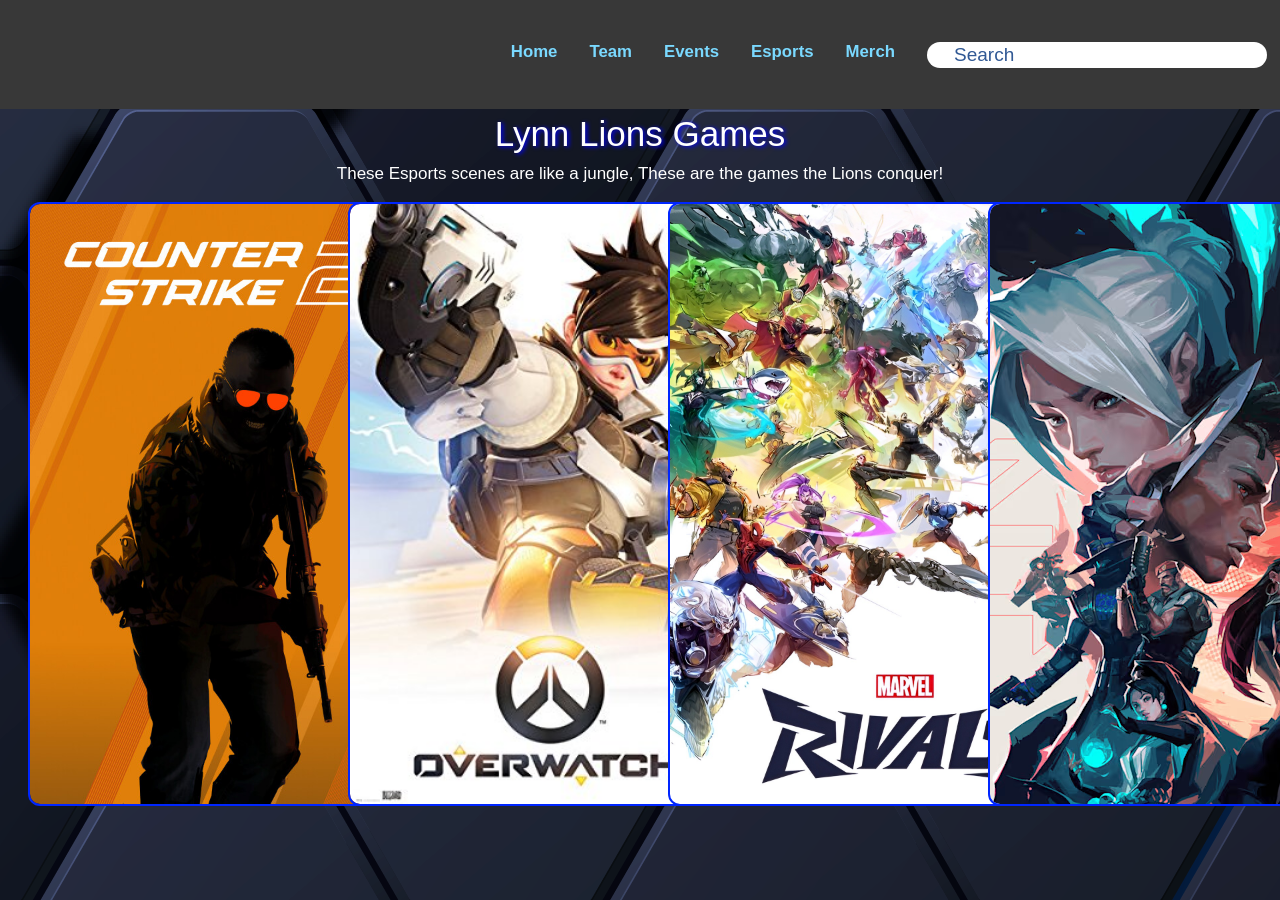
<file: Esports.html>
<!DOCTYPE html>
<html lang="en">
<head>
    <meta charset="UTF-8">
    <meta name="viewport" content="width=device-width, initial-scale=1.0">
    <link rel="stylesheet" href="style.css">
    <link rel="icon" type="image/png" href="images/LLicon.png">
    <title>Lynn Lions</title>
</head>

<body>

<nav> 
        <img src="images/LLicon.png">
        <img class="image2" src="images/bnLynnLions.png">
        <ul class="nav-links">
            <li><a href="index.html"><b> Home </b></a></li>
            <li><a href="team.html"><b> Team </b></a></li>
            <li><a href="events.html"><b> Events </b></a></li>
            <li><a href="Esports.html"><b> Esports </b></a></li>
            <li><a href="merch.html"><b> Merch </b></a></li>
    <form>
        <div class="search">
            <input class="search-input" type="search" placeholder="Search">
        </div>
    </form>
    </ul>
</nav> 

     <div>

        <h3 class="LLtext">
            Lynn Lions Games
        </h3>
        
        <h2 style="font-size: 17px; text-align: center; font-weight: 500; margin-bottom: 10px; margin-top: 5px; color: white;">
            These Esports scenes are like a jungle, These are the games the Lions conquer!
        </h2>

    <div class="GameCont">
  <div class="Game">
    <img src="images/cs2poster.jpg" alt="Counter-Strike">
    <div class="overlay">
        <p class="description"> Counter-Strike 2, the most well known competetive game on the market, 5v5 strategic and deadly gameplay, most talented players.</p>
    </div>
  </div>
  <div class="Game">
    <img src="images/owposter.jpg" alt="OverWatch">
    <div class="overlay">
        <p class="description"> Overwatch is a vibrant, team-based hero shooter set on a near-future Earth. Having tought and challenging mechanices which Esport players master. </p>
    </div>
  </div>
  <div class="Game">
    <img src="images/MarvelRivalsposter.jpg" alt="Marvel Rivals">
    <div class="overlay">
        <p class="description"> Marvel Rivals, a 6v6 competetive battleground, having various and versitile strong players in this Esport making for INTENSE gameplay.</p>
    </div>
  </div>
  <div class="Game">
    <img src="images/Valposter.avif" alt=" Valorant ">
    <div class="overlay">
        <p class="description"> Valorant, a 5v5 turn based gun game, revolving around various agents and maps required hard skills and intel to master in the world of esports.</p>
    </div>
  </div>
</div>
</file>
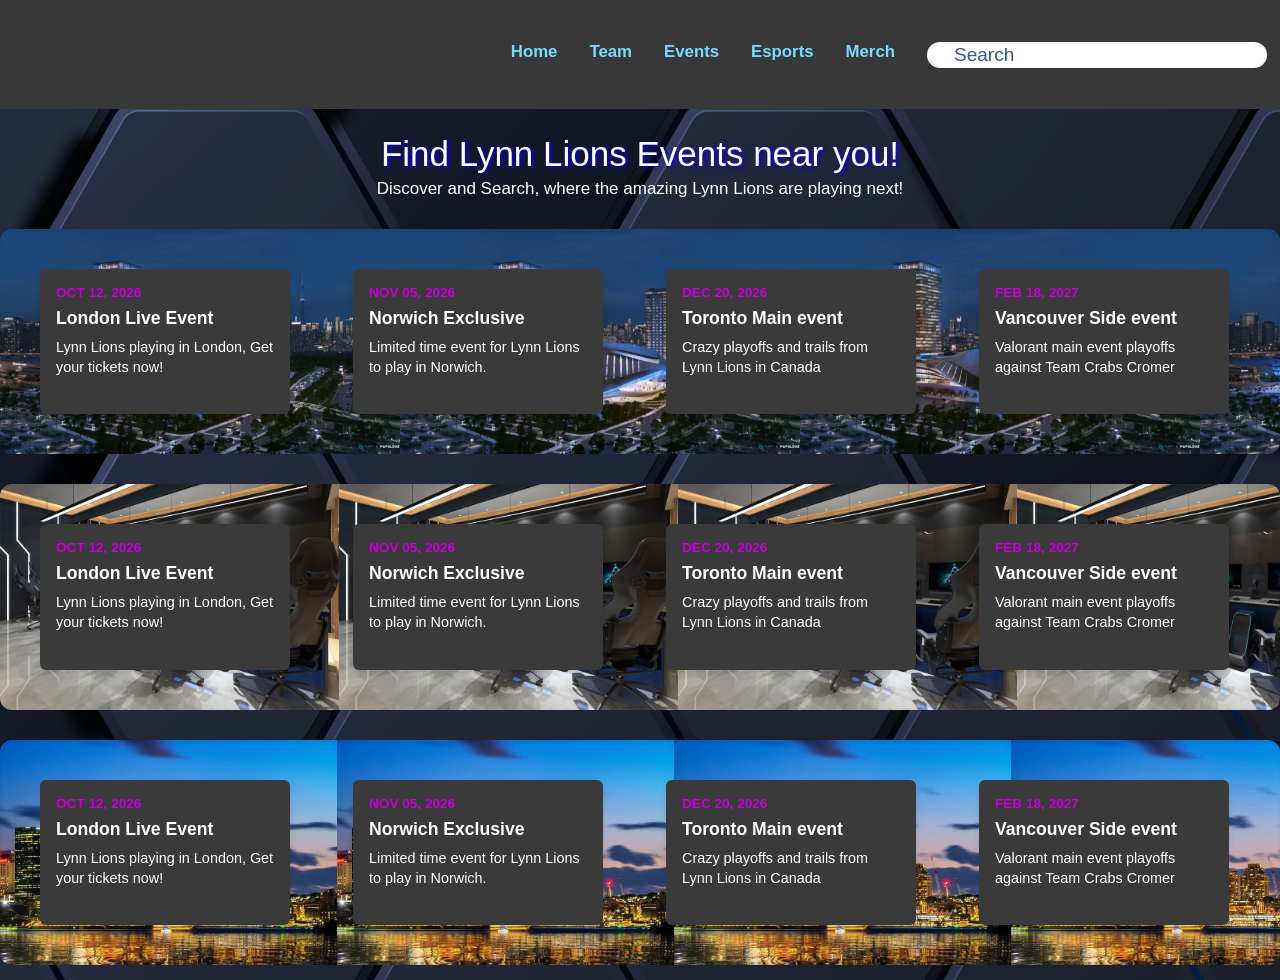
<file: events.html>
<!DOCTYPE html>
<html lang="en">
<head>
    <meta charset="UTF-8">
    <meta name="viewport" content="width=device-width, initial-scale=1.0">
    <link rel="stylesheet" href="style.css">
    <link rel="icon" type="image/png" href="images/LLicon.png">
    <title>Lynn Lions</title>
</head>

<body>

    <nav> 
        <img src="images/LLicon.png">
        <img class="image2" src="images/bnLynnLions.png">
        <ul class="nav-links">
            <li><a href="index.html"><b> Home </b></a></li>
            <li><a href="team.html"><b> Team </b></a></li>
            <li><a href="events.html"><b> Events </b></a></li>
            <li><a href="Esports.html"><b> Esports </b></a></li>
            <li><a href="merch.html"><b> Merch </b></a></li>
    <form>
        <div class="search">
            <input class="search-input" type="search" placeholder="Search">
        </div>
    </form>
    </ul>
    </nav> 



     <h3 class="LLtext" style="margin-top: 20px;">
        Find Lynn Lions Events near you!        
    </h3>
        
    <h2 style="font-size: 17px; text-align: center; font-weight: 500; color: white;">
        Discover and Search, where the amazing Lynn Lions are playing next!
    </h2>

<div class="timeline-container" style="background-image: url(images/events1.avif); background-size: contain;">
    
    <div class="event-card">
      <p class="event-date">Oct 12, 2026</p>
      <h3 class="event-title">London Live Event</h3>
      <p class="event-desc"> Lynn Lions playing in London, Get your tickets now!</p>
    </div>

    <div class="event-card">
      <p class="event-date">Nov 05, 2026</p>
      <h3 class="event-title">Norwich Exclusive</h3>
      <p class="event-desc">Limited time event for Lynn Lions to play in Norwich.</p>
    </div>

    <div class="event-card">
      <p class="event-date">Dec 20, 2026</p>
      <h3 class="event-title"> Toronto Main event </h3>
      <p class="event-desc"> Crazy playoffs and trails from Lynn Lions in Canada</p>
    </div>

    <div class="event-card">
      <p class="event-date">Feb 18, 2027</p>
      <h3 class="event-title"> Vancouver Side event</h3>
      <p class="event-desc"> Valorant main event playoffs against Team Crabs Cromer</p>
    </div>

    <div class="event-card">
      <p class="event-date">May 11, 2027</p>
      <h3 class="event-title"> Twickenham Limited Time!</h3>
      <p class="event-desc"> Tickets being sold out rapidly, get yours now!!</p>
    </div>

    <div class="event-card">
      <p class="event-date">Jun 22, 2027</p>
      <h3 class="event-title"> Austraila Side event</h3>
      <p class="event-desc"> Exclusive main event in Austraila Lynn Lions Vs Seven Tails Esport</p>
    </div>

  </div>




<div class="timeline-container" style="background-image: url(images/events2.jpg); background-size: contain;">
    
    <div class="event-card">
      <p class="event-date">Oct 12, 2026</p>
      <h3 class="event-title">London Live Event</h3>
      <p class="event-desc"> Lynn Lions playing in London, Get your tickets now!</p>
    </div>

    <div class="event-card">
      <p class="event-date">Nov 05, 2026</p>
      <h3 class="event-title">Norwich Exclusive</h3>
      <p class="event-desc">Limited time event for Lynn Lions to play in Norwich.</p>
    </div>

    <div class="event-card">
      <p class="event-date">Dec 20, 2026</p>
      <h3 class="event-title"> Toronto Main event </h3>
      <p class="event-desc"> Crazy playoffs and trails from Lynn Lions in Canada</p>
    </div>

    <div class="event-card">
      <p class="event-date">Feb 18, 2027</p>
      <h3 class="event-title"> Vancouver Side event</h3>
      <p class="event-desc"> Valorant main event playoffs against Team Crabs Cromer</p>
    </div>

    <div class="event-card">
      <p class="event-date">May 11, 2027</p>
      <h3 class="event-title"> Twickenham Limited Time!</h3>
      <p class="event-desc"> Tickets being sold out rapidly, get yours now!!</p>
    </div>

    <div class="event-card">
      <p class="event-date">Jun 22, 2027</p>
      <h3 class="event-title"> Austraila Side event</h3>
      <p class="event-desc"> Exclusive main event in Austraila Lynn Lions Vs Seven Tails Esport</p>
    </div>
  </div>


<div class="timeline-container" style="background-image: url(images/events3.jpg); background-size: contain;">
    
    <div class="event-card">
      <p class="event-date">Oct 12, 2026</p>
      <h3 class="event-title">London Live Event</h3>
      <p class="event-desc"> Lynn Lions playing in London, Get your tickets now!</p>
    </div>

    <div class="event-card">
      <p class="event-date">Nov 05, 2026</p>
      <h3 class="event-title">Norwich Exclusive</h3>
      <p class="event-desc">Limited time event for Lynn Lions to play in Norwich.</p>
    </div>

    <div class="event-card">
      <p class="event-date">Dec 20, 2026</p>
      <h3 class="event-title"> Toronto Main event </h3>
      <p class="event-desc"> Crazy playoffs and trails from Lynn Lions in Canada</p>
    </div>

    <div class="event-card">
      <p class="event-date">Feb 18, 2027</p>
      <h3 class="event-title"> Vancouver Side event</h3>
      <p class="event-desc"> Valorant main event playoffs against Team Crabs Cromer</p>
    </div>

    <div class="event-card">
      <p class="event-date">May 11, 2027</p>
      <h3 class="event-title"> Twickenham Limited Time!</h3>
      <p class="event-desc"> Tickets being sold out rapidly, get yours now!!</p>
    </div>

    <div class="event-card">
      <p class="event-date">Jun 22, 2027</p>
      <h3 class="event-title"> Austraila Side event</h3>
      <p class="event-desc"> Exclusive main event in Austraila Lynn Lions Vs Seven Tails Esport</p>
    </div>
  </div>

</body>
</file>
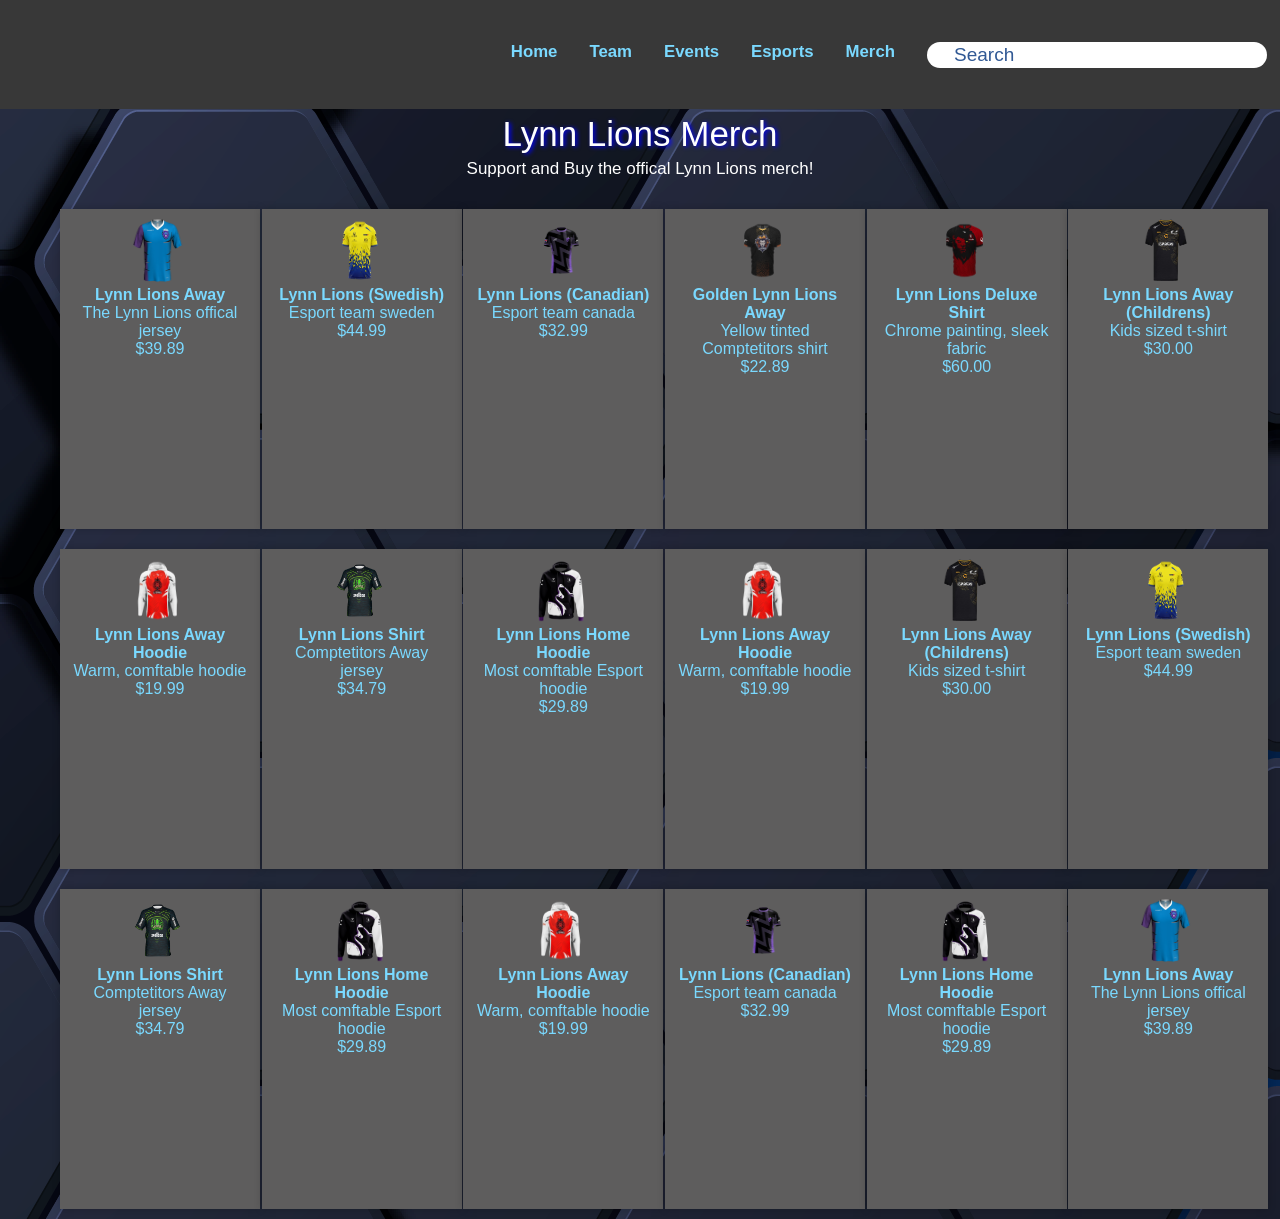
<file: merch.html>
<!DOCTYPE html>
<html lang="en">
<head>
    <meta charset="UTF-8">
    <meta name="viewport" content="width=device-width, initial-scale=1.0">
    <link rel="stylesheet" href="style.css">
    <link rel="icon" type="image/png" href="images/LLicon.png">
    <title>Lynn Lions</title>
</head>

<body>

    <nav> 
        <img src="images/LLicon.png">
        <img class="image2" src="images/bnLynnLions.png">
        <ul class="nav-links">
            <li><a href="index.html"><b> Home </b></a></li>
            <li><a href="team.html"><b> Team </b></a></li>
            <li><a href="events.html"><b> Events </b></a></li>
            <li><a href="Esports.html"><b> Esports </b></a></li>
            <li><a href="merch.html"><b> Merch </b></a></li>
    <form>
        <div class="search">
            <input class="search-input" type="search" placeholder="Search">
        </div>
    </form>
    </ul>
    </nav> 

    <div>

        <h3 class="LLtext">
            Lynn Lions Merch
        </h3>
        
        <h2 style="font-size: 17px; text-align: center; font-weight: 500; color: white;">
            Support and Buy the offical Lynn Lions merch!
        </h2>

        <ul class="layout">
            <li class="layout-item">
                <img src="images/merch1.png" >
                <p id="pname"><b> Lynn Lions Away </b></p>
                <p id="pdesc"> The Lynn Lions offical jersey</p>
                <p id="pvalue"> $39.89 </p>
            </li>
            <li class="layout-item">
                <img src="images/merch2.webp" >
                <p id="pname"><b> Lynn Lions (Swedish) </b></p>
                <p id="pdesc"> Esport team sweden </p>
                <p id="pvalue"> $44.99 </p>
            </li>
            <li class="layout-item">
                <img src="images/merch3.png">
                <p id="pname"><b> Lynn Lions (Canadian) </b></p>
                <p id="pdesc"> Esport team canada</p>
                <p id="pvalue"> $32.99 </p>
            </li>
            <li class="layout-item">
                <img src="images/merch4.png">
                <p id="pname"><b> Golden Lynn Lions Away </b></p>
                <p id="pdesc">  Yellow tinted Comptetitors shirt</p>
                <p id="pvalue"> $22.89 </p>
            </li>
            <li class="layout-item">
                <img src="images/merch5.png">
                <p id="pname"><b> Lynn Lions Deluxe Shirt </b></p>
                <p id="pdesc"> Chrome painting, sleek fabric</p>
                <p id="pvalue"> $60.00 </p>
            </li>
            <li class="layout-item">
                <img src="images/merch6.png">
                <p id="pname"><b> Lynn Lions Away (Childrens) </b></p>
                <p id="pdesc"> Kids sized t-shirt</p>
                <p id="pvalue"> $30.00 </p>
            </li>
            <li class="layout-item">
                <img src="images/merch7.png">
                <p id="pname"><b> Lynn Lions Away Hoodie </b></p>
                <p id="pdesc"> Warm, comftable hoodie</p>
                <p id="pvalue"> $19.99 </p>
            </li>
            <li class="layout-item">
                <img src="images/merch8.webp">
                <p id="pname"><b> Lynn Lions Shirt </b></p>
                <p id="pdesc"> Comptetitors Away jersey</p>
                <p id="pvalue"> $34.79 </p>
            </li>
            <li class="layout-item">
                <img src="images/merch9.webp">
                <p id="pname"><b> Lynn Lions Home Hoodie </b></p>
                <p id="pdesc"> Most comftable Esport hoodie</p>
                <p id="pvalue"> $29.89 </p>
            </li>
            <li class="layout-item">
                <img src="images/merch7.png">
                <p id="pname"><b> Lynn Lions Away Hoodie </b></p>
                <p id="pdesc"> Warm, comftable hoodie</p>
                <p id="pvalue"> $19.99 </p>
            </li>
            </li>
            <li class="layout-item">
                <img src="images/merch6.png">
                <p id="pname"><b> Lynn Lions Away (Childrens) </b></p>
                <p id="pdesc"> Kids sized t-shirt</p>
                <p id="pvalue"> $30.00 </p>
            </li>
            <li class="layout-item">
                <img src="images/merch2.webp" >
                <p id="pname"><b> Lynn Lions (Swedish) </b></p>
                <p id="pdesc"> Esport team sweden </p>
                <p id="pvalue"> $44.99 </p>
            </li>
            <li class="layout-item">
                <img src="images/merch8.webp">
                <p id="pname"><b> Lynn Lions Shirt </b></p>
                <p id="pdesc"> Comptetitors Away jersey</p>
                <p id="pvalue"> $34.79 </p>
            </li>
            <li class="layout-item">
                <img src="images/merch9.webp">
                <p id="pname"><b> Lynn Lions Home Hoodie </b></p>
                <p id="pdesc"> Most comftable Esport hoodie</p>
                <p id="pvalue"> $29.89 </p>
            </li>
            <li class="layout-item">
                <img src="images/merch7.png">
                <p id="pname"><b> Lynn Lions Away Hoodie </b></p>
                <p id="pdesc"> Warm, comftable hoodie</p>
                <p id="pvalue"> $19.99 </p>
            </li>
            <li class="layout-item">
                <img src="images/merch3.png">
                <p id="pname"><b> Lynn Lions (Canadian) </b></p>
                <p id="pdesc"> Esport team canada</p>
                <p id="pvalue"> $32.99 </p>
            </li>
            <li class="layout-item">
                <img src="images/merch9.webp">
                <p id="pname"><b> Lynn Lions Home Hoodie </b></p>
                <p id="pdesc"> Most comftable Esport hoodie</p>
                <p id="pvalue"> $29.89 </p>
            <li class="layout-item">
                <img src="images/merch1.png" >
                <p id="pname"><b> Lynn Lions Away </b></p>
                <p id="pdesc"> The Lynn Lions offical jersey</p>
                <p id="pvalue"> $39.89 </p>
            </li>
        </ul>
    </div>


</body>
</file>
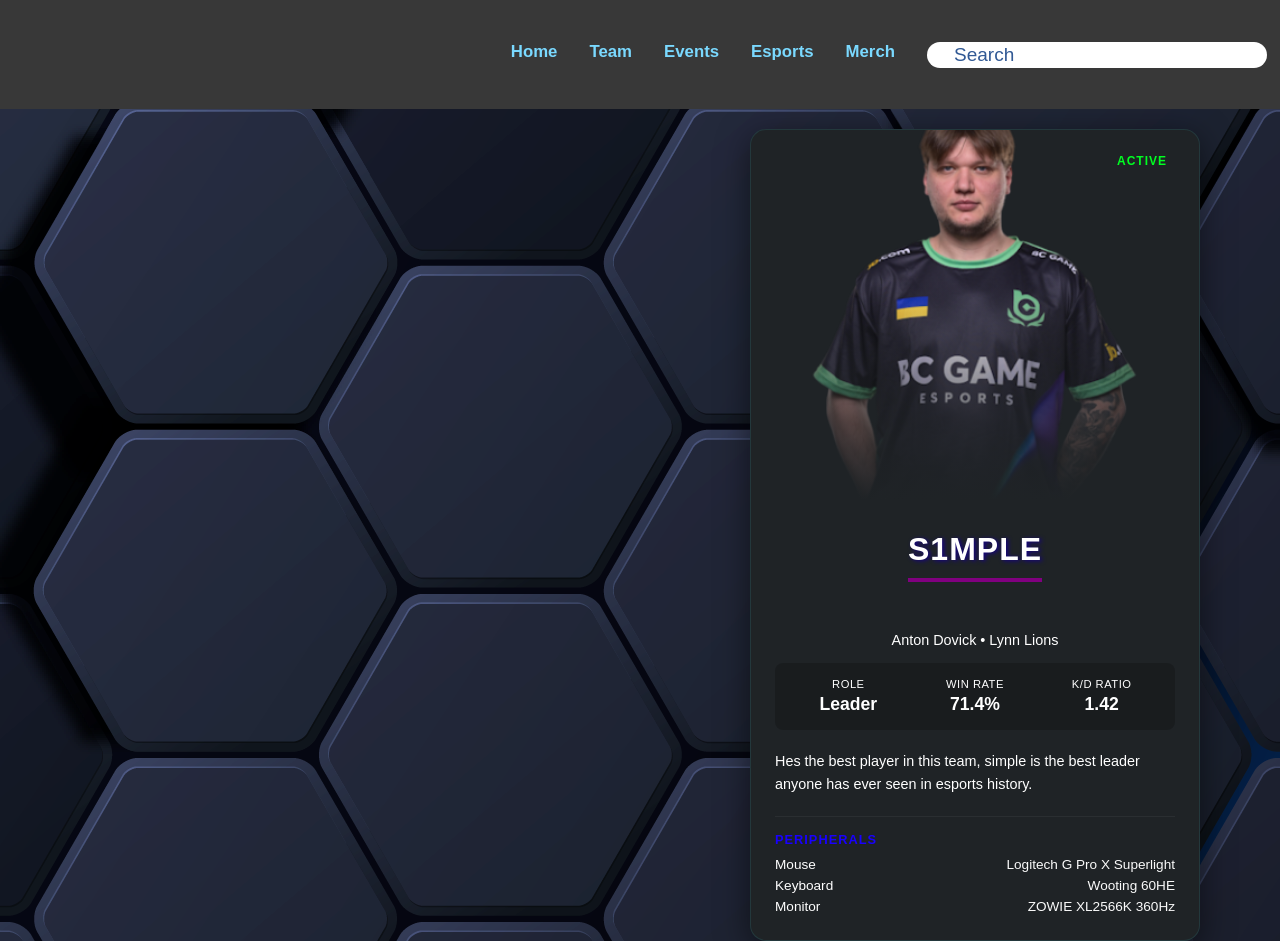
<file: S1mple.html>
<!DOCTYPE html>
<html lang="en">
<head>
    <meta charset="UTF-8">
    <meta name="viewport" content="width=device-width, initial-scale=1.0">
    <link rel="stylesheet" href="style.css">
    <link rel="icon" type="image/png" href="images/LLicon.png">
    <title>Lynn Lions</title>
</head>

<body>

    <nav> 
        <img src="images/LLicon.png">
        <img class="image2" src="images/bnLynnLions.png">
        <ul class="nav-links">
            <li><a href="index.html"><b> Home </b></a></li>
            <li><a href="team.html"><b> Team </b></a></li>
            <li><a href="events.html"><b> Events </b></a></li>
            <li><a href="Esports.html"><b> Esports </b></a></li>
            <li><a href="merch.html"><b> Merch </b></a></li>
    <form>
        <div class="search">
            <input class="search-input" type="search" placeholder="Search">
        </div>
    </form>
    </ul>
    </nav> 

<div class="bio-card">
        <div class="hero-image">
            <span class="status-badge">Active</span>
        </div>
        
        <div class="profile-header">
            <h1 class="gamertag">S1mple</h1>
            <p class="real-name">Anton Dovick &bull; Lynn Lions</p>
            
            <div class="stats-grid">
                <div class="stat-box">
                    <p class="stat-label">Role</p>
                    <p class="stat-value">Leader</p>
                </div>
                <div class="stat-box">
                    <p class="stat-label">Win Rate</p>
                    <p class="stat-value">71.4%</p>
                </div>
                <div class="stat-box">
                    <p class="stat-label">K/D Ratio</p>
                    <p class="stat-value">1.42</p>
                </div>
            </div>

            <p class="bio-text">
                 Hes the best player in this team, simple is the best leader anyone has ever seen in esports history.
            </p>

            <div class="gear-section">
                <h3 class="gear-title">Peripherals</h3>
                <ul class="gear-list">
                    <li class="gear-item">
                        <span class="gear-type">Mouse</span>
                        <span class="gear-name">Logitech G Pro X Superlight</span>
                    </li>
                    <li class="gear-item">
                        <span class="gear-type">Keyboard</span>
                        <span class="gear-name">Wooting 60HE</span>
                    </li>
                    <li class="gear-item">
                        <span class="gear-type">Monitor</span>
                        <span class="gear-name">ZOWIE XL2566K 360Hz</span>
                    </li>
                </ul>
            </div>
        </div>
    </div>

</body>
</file>
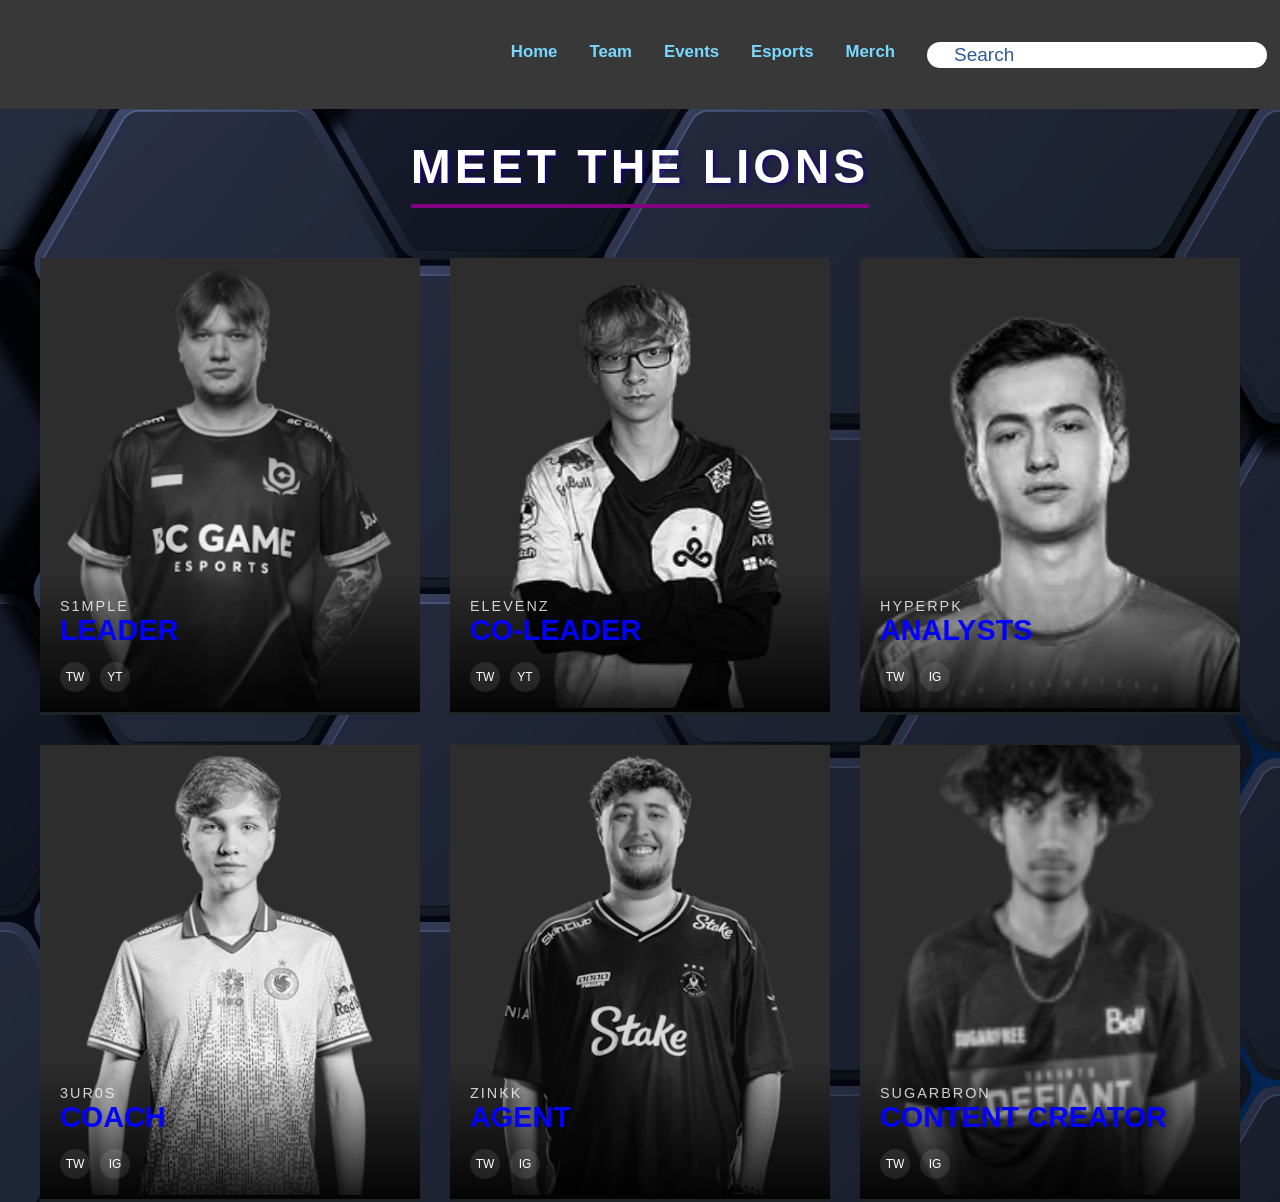
<file: team.html>
<!DOCTYPE html>
<html lang="en">
<head>
    <meta charset="UTF-8">
    <meta name="viewport" content="width=device-width, initial-scale=1.0">
    <link rel="stylesheet" href="style.css">
    <link rel="icon" type="image/png" href="images/LLicon.png">
    <title>Lynn Lions</title>
</head>

<body>

    <nav> 
        <img src="images/LLicon.png">
        <img class="image2" src="images/bnLynnLions.png">
        <ul class="nav-links">
            <li><a href="index.html"><b> Home </b></a></li>
            <li><a href="team.html"><b> Team </b></a></li>
            <li><a href="events.html"><b> Events </b></a></li>
            <li><a href="Esports.html"><b> Esports </b></a></li>
            <li><a href="merch.html"><b> Merch </b></a></li>
    <form>
        <div class="search">
            <input class="search-input" type="search" placeholder="Search">
        </div>
    </form>
    </ul>
    </nav> 

  <div class="container">
        <h1>Meet the Lions</h1>
        
        <div class="team-grid">
            <div class="player-card">
            <a href="S1mple.html">
                <img src="images/s1mple.webp" alt="Player" class="player-image">
            </a>
                <div class="player-info">
                    <p class="role">S1mple</p>
                    <h2 class="alias">Leader</h2>
                    <div class="socials">
                        <a href="https://x.com/simple?lang=en" class="social-btn">TW</a>
                        <a href="http://youtube.com/@-s1mple-" class="social-btn">YT</a>
                    </div>
                </div>
            </div>

            <div class="player-card">
                <img src="images/TenZ.webp" alt="Player" class="player-image">
                <div class="player-info">
                    <p class="role">ElevenZ</p>
                    <h2 class="alias">Co-Leader</h2>
                    <div class="socials">
                        <a href="https://x.com/TenZOfficial?lang=en" class="social-btn">TW</a>
                        <a href="https://www.youtube.com/@TenZ" class="social-btn">YT</a>
                    </div>
                </div>
            </div>

            <div class="player-card">
                <img src="images/supertf.png" alt="Player" class="player-image">
                <div class="player-info">
                    <p class="role">hyperPK</p>
                    <h2 class="alias">Analysts</h2>
                    <div class="socials">
                        <a href="https://x.com/supertf?lang=en" class="social-btn">TW</a>
                        <a href="https://www.instagram.com/supertf1/?hl=en" class="social-btn">IG</a>
                    </div>
                </div>
            </div>

            
            <div class="player-card">
                <img src="images/m0nesy.png" alt="Player" class="player-image">
                <div class="player-info">
                    <p class="role">3ur0s</p>
                    <h2 class="alias">Coach</h2>
                    <div class="socials">
                        <a href="#" class="social-btn">TW</a>
                        <a href="#" class="social-btn">IG</a>
                    </div>
                </div>
            </div>

                    
            <div class="player-card">
                <img src="images/zywoo.webp" alt="Player" class="player-image">
                <div class="player-info">
                    <p class="role">Zinkk</p>
                    <h2 class="alias">Agent</h2>
                    <div class="socials">
                        <a href="#" class="social-btn">TW</a>
                        <a href="#" class="social-btn">IG</a>
                    </div>
                </div>
            </div>

            <div class="player-card">
                <img src="images/sugarfree.png" alt="Player" class="player-image">
                <div class="player-info">
                    <p class="role">SugarBron</p>
                    <h2 class="alias">Content Creator</h2>  
                    <div class="socials">
                        <a href="#" class="social-btn">TW</a>
                        <a href="#" class="social-btn">IG</a>
                    </div>
                </div>
            </div>
            
</body>
</file>
<file: style.css>
*{
    margin: 0;
    padding: 0;
    box-sizing: border-box;
}

body{
    background-image: url('images/bgimage.png');
    background-color: rgb(255, 255, 255);
    font-family:"Poppins", sans-serif;
    overflow-x: hidden;
    color: rgb(0, 0, 0)
}

img{
    white-space: 20px;
    height: 63px;
    width: 51px;
    margin-right: 5px;
}

.image2{
    white-space: 20px;
    height: 83px;
    width: 171px;
    padding-left: 10px;
    margin-right: 950px;
}

nav{
    width: 100%;
    padding: 13px;
    background: rgb(56, 56, 56);
    backdrop-filter: blur(15px);

    display: flex;
    align-items: center;
    justify-content: flex-end;
}

.logo{
    font-size: 1.8rem;
    font-weight: 700;
    color: #7ad9ff;
    
    letter-spacing: 1px;
    padding: 10px;
    margin-right: 700px;
}

.search{
  --padding: 14px;

  width: max-content;
  display: flex;
  align-items:center;
  padding: 13px;
  border-radius: 24px;
  background: #ffffff;  
  border: #a5c8e9;
  height: 1px;
}

.search-input{
  font-size: 19px;
  font-family: "lexend", sans-serif;
  color: #1e3455;
  margin-left: var(--padding);
  outline: none;
  border: none;
  background: transparent;
  width: 300px;
}

.search-input::placeholder,
.search-icon{
  color: #315994;
}

.nav-links{
    list-style: none;
    display: flex;
    gap: 2rem;
}

.nav-links li a{
    position: relative;
    font-size: 1.05rem;
    font-weight: 500;
    text-decoration: none;
    color: #7ad9ff;
    transition: 0.3ms;
}

.nav-links li a:hover{
    color: #ad00a2;
    text-shadow: 0 0 10px #7c0074
}

.videocont {
  position: relative;
  width: 100%;
  height: 600px;
  border: 1px ;
  background-color: black;
}

.videotxt{
    position: absolute;
    text-align: center;
    top: 25%;
    color: white;
    text-shadow: 2px 2px 4px blue;
    padding: 20px;
    margin-left: 730px;
    margin-top: 100px;
}

.videotxt h4{
    font-size: 35px;
    font-weight: bold;
    text-align: center;
    padding: 10px;
}

h3.LLtext{
    font-size: 35px;
    text-align: center; 
    font-weight: 500; 
    padding: 5px;
    color: rgb(255, 255, 255);
    text-shadow: 2px 1px 4px blue;
}


.layout{
    display: grid;
    grid-template-columns: repeat(6, 2fr); 
    justify-content: space-around;
    flex-direction: row; 
    flex-wrap: wrap;
    text-align: center;
    list-style: none;
    margin-left: 50px;
    padding: 10px;
}    

.layout-item{
    background-color: rgb(94, 93, 93);
    color: #7ad9ff;
    text-align: center;
    box-shadow: 0px 0px 8px rgba(0, 0, 0, 0.2);
    width: 200px;
    height: 320px;
    transition: 0.5s;
    padding: 10px;
    margin-top: 20px;
}

.layout-item:hover{
    transform: scale(1.1);
    border-radius: 20px;
}

.GameCont{
  display: grid;
  grid-template-columns: repeat(auto-fit, minmax(250px, 1fr));
  gap: 20px;
  padding: 10px;
}

.Game {
  position: relative;
  height: 600px;
  width: 400px;
  margin-left: 20px;
  overflow: hidden;
  border-radius: 10px;
  outline: 2px solid rgb(0, 38, 255);
}

.Game img {
  width: 100%;
  height: 100%;
  object-fit: cover;
}

.overlay {
  position: absolute;
  top: 0;
  left: 0;
  width: 100%;
  height: 100%;
  color: rgb(255, 255, 255);
  text-shadow: 0.1px 0.1px 10px rgb(0, 17, 255);
  display: flex;
  flex-direction: column;
  justify-content: center;
  align-items: center;
  text-align: center;
  background: rgba(0, 0, 0, 0);
  transition:  0.3s ease;
}

.Game:hover{
    transform: scale(1.04);
    border-radius: 20px;
    transition: 0.5s;
}

.Game:hover .overlay {
  background: rgba(0, 0, 0, 0.7); 
}

.description {
  opacity: 0;
  transform: translateY(10px); 
  transition: all 0.3s ease;
  font-size: 1.7rem;
  margin-top: 10px;
}

.Game:hover .description {
  opacity: 1;
  transform: translateY(0);
}

.pname{
    text-align: center;
    font-size: 25px;
    margin-bottom: 0;
    font-weight: 500;
}

.pdesc{
    font-weight: 300;
    text-align: center;
    font-size: 15px;
    margin-top: 0;
}

.pvalue{
    font-weight: 400;
    font-size: 15px;
    margin-top: 0;
    text-align: center;
}

:root {
  --primary: #0400ff; 
  --bg-dark: #0f1923;
  --card-bg: #1f2326;
  --text-main: #ebe1ec;
}

.container {
  max-width: 1200px;
  margin: 0 auto;
  text-align: center;
}

h1 {
  font-size: 3rem;
  text-transform: uppercase;
  letter-spacing: 4px;
  margin-bottom: 50px;
  border-bottom: 4px solid purple;
  display: inline-block;
  padding-bottom: 10px;
  padding-top: 30px;
  color: rgb(255, 255, 255);
  text-shadow: 2px 1px 4px rgb(20, 0, 134);
}

.team-grid {
  display: grid;
  grid-template-columns: repeat(auto-fit, minmax(280px, 1fr));
  gap: 30px;
}

.player-card {
  background: var(--card-bg);
  position: relative;
  overflow: hidden;
  border-bottom: 3px solid transparent;
  transition: all 0.3s ease;
  cursor: pointer;
}

.player-card:hover {
  border-bottom-color: var(--primary);
  transform: translateY(-10px);
}

.player-image {
  width: 100%;
  height: 450px;
  background: #2a2e31; 
  object-fit: cover;
  filter: grayscale(100%);
  transition: 0.3s;
 }

.player-card:hover .player-image {
  filter: grayscale(0%);
}

.player-info {
  padding: 20px;
  text-align: left;
  background: linear-gradient(to top, rgba(0,0,0,0.9), transparent);
  position: absolute;
  bottom: 0;
  width: 100%;
}

 .alias {
  font-size: 1.8rem;
  font-weight: bold;
  text-transform: uppercase;
  margin: 0;
  color: var(--primary);
}

.role {
  font-size: 0.9rem;
  text-transform: uppercase;
  letter-spacing: 2px;
  opacity: 0.8;
  margin-top: 5px;
  color: rgb(255, 255, 255);
}

.socials {
  margin-top: 15px;
  display: flex;
  gap: 10px;
}

.social-btn {
  width: 30px;
  height: 30px;
  background: rgba(255,255,255,0.1);
  border-radius: 50%;
  display: flex;
  align-items: center;
  justify-content: center;
  font-size: 12px;
  text-decoration: none;
  color: white;
  transition: 0.3s;
}

.social-btn:hover {
  background-color: rgb(80, 2, 95);
}


.highlight-scroller {
  display: flex;
  width: max-content;
  animation: infiniteScroll 30s linear infinite;
}

@keyframes infiniteScroll {
  0% { transform: translateX(0); }
  100% { transform: translateX(-50%); } 
}

.highlight-scroller:hover {
  animation-play-state: paused; 
}

.scroll-container {
  display: flex;
  gap: 20px;
  overflow-x: auto;
  padding-bottom: 20px;
  scrollbar-width: none;
}

.video-card {
  flex: 0 0 350px; 
  background: #1a1a1a;
  border-radius: 12px;
  overflow: hidden;
}

.thumb-box {
  position: relative;
  height: 170px;
}

.thumb-box video {
  width: 100%;
  height: 100%;
  object-fit: cover;
}

.play-btn {
  position: absolute;
  top: 50%;
  left: 50%;
  transform: translate(-50%, -50%);
  background: rgba(23, 0, 230, 0.9);
  width: 50px;
  height: 50px;
  border-radius: 50%;
  display: flex;
  justify-content: center;
  align-items: center;
  color: white;
  font-size: 20px;
  
}

.video-card h4 {
  color: #fff;
  padding: 15px 15px 5px;
  margin: 0;
}

.video-card p {
  color: #888;
  padding: 0 15px 15px;
  font-size: 14px;
}


.timeline-container {
  display: flex;
  margin-top: 30px;
  margin-bottom: 15px;
  gap: 63px;
  padding: 40px;
  background-color: #161616;
  border-radius: 12px;
  overflow-x: auto;
  box-shadow: inset 0 2px 4px rgba(0,0,0,0.05);
}

.event-card {
  flex: 0 0 250px;
  background-color: #3a3a3a;
  border-radius: 6px;
  padding: 16px;
  box-shadow: 0 4px 6px rgba(0,0,0,0.1);
  transition: transform 0.2s ease;
 }

.event-card:hover {
  transform: translateY(-4px);
}

.event-date {
  font-size: 0.85rem;
  color: #c400d6;
  font-weight: 700;
  text-transform: uppercase;
  margin: 0 0 8px 0;
}

.event-title {
  font-size: 1.1rem;
  color: #ffffff;
  margin: 0 0 8px 0;
}

.event-desc {
  font-size: 0.9rem;
  color: #ffffff;
  margin: 0;
  line-height: 1.4;
}

.bio-card {
  background-color: var(--card-bg);
  border-radius: 16px;
  box-shadow: 0 8px 32px rgba(0, 0, 0, 0.5);
  display: flex;
  flex-direction: column;
  overflow: hidden;
  width: 100%;
  max-width: 450px;
  border: 1px solid rgba(69, 243, 255, 0.1);
  margin-left: 750px;
  margin-top: 20px;
}

.hero-image {
  background: linear-gradient(180deg, rgba(0,0,0,0) 40%, var(--card-bg) 100%), 
  url('images/s1mple.webp') center/cover;
  height: 370px;
  position: relative;
}

.status-badge {
  position: absolute;
  top: 20px;
  right: 20px;
  background-color: var(--accent);
  color: rgb(0, 255, 34);
  padding: 4px 12px;
  border-radius: 20px;
  font-size: 0.75rem;
  font-weight: bold;
  text-transform: uppercase;
  letter-spacing: 1px;
}

.profile-header {
  padding: 0 24px 20px 24px;
  text-align: center;
}

.gamertag {
  color: white;
  font-size: 2rem;
  font-weight: 800;
  text-transform: uppercase;
  letter-spacing: 1px;
  line-height: 1.2;
}

.real-name {
  color: white;
  font-size: 0.9rem;
  font-weight: 500;
  margin-bottom: 15px;
}

.stats-grid {
  display: grid;
  grid-template-columns: repeat(3, 1fr);
  gap: 10px;
  background: rgba(0, 0, 0, 0.2);
  padding: 15px;
  border-radius: 8px;
  margin-bottom: 20px;
}

.stat-box {
  text-align: center;
}

.stat-label {
  font-size: 0.7rem;
  text-transform: uppercase;
  letter-spacing: 0.5px;
  color: white;
  margin-bottom: 4px;
}

.stat-value {
  color: white;
  font-size: 1.1rem;
  font-weight: 700;
}

.bio-text {
  color: white;
  font-size: 0.9rem;
  line-height: 1.6;
  text-align: left;
  margin-bottom: 20px;
}

.gear-section {
  border-top: 1px solid rgba(255, 255, 255, 0.05);
  padding-top: 15px;
  text-align: left;
}

.gear-title {
  font-size: 0.8rem;
  text-transform: uppercase;
  color: rgb(25, 0, 255);
  margin-bottom: 10px;
  letter-spacing: 1px;
}

.gear-list {
  list-style: none;
  font-size: 0.85rem;
}

.gear-item {
  margin-bottom: 6px;
  display: flex;
  justify-content: space-between;
}

.gear-type {
  color: rgb(255, 255, 255);
}

.gear-name {
  color: rgb(250, 250, 250);
  font-weight: 500;
}
</file>
